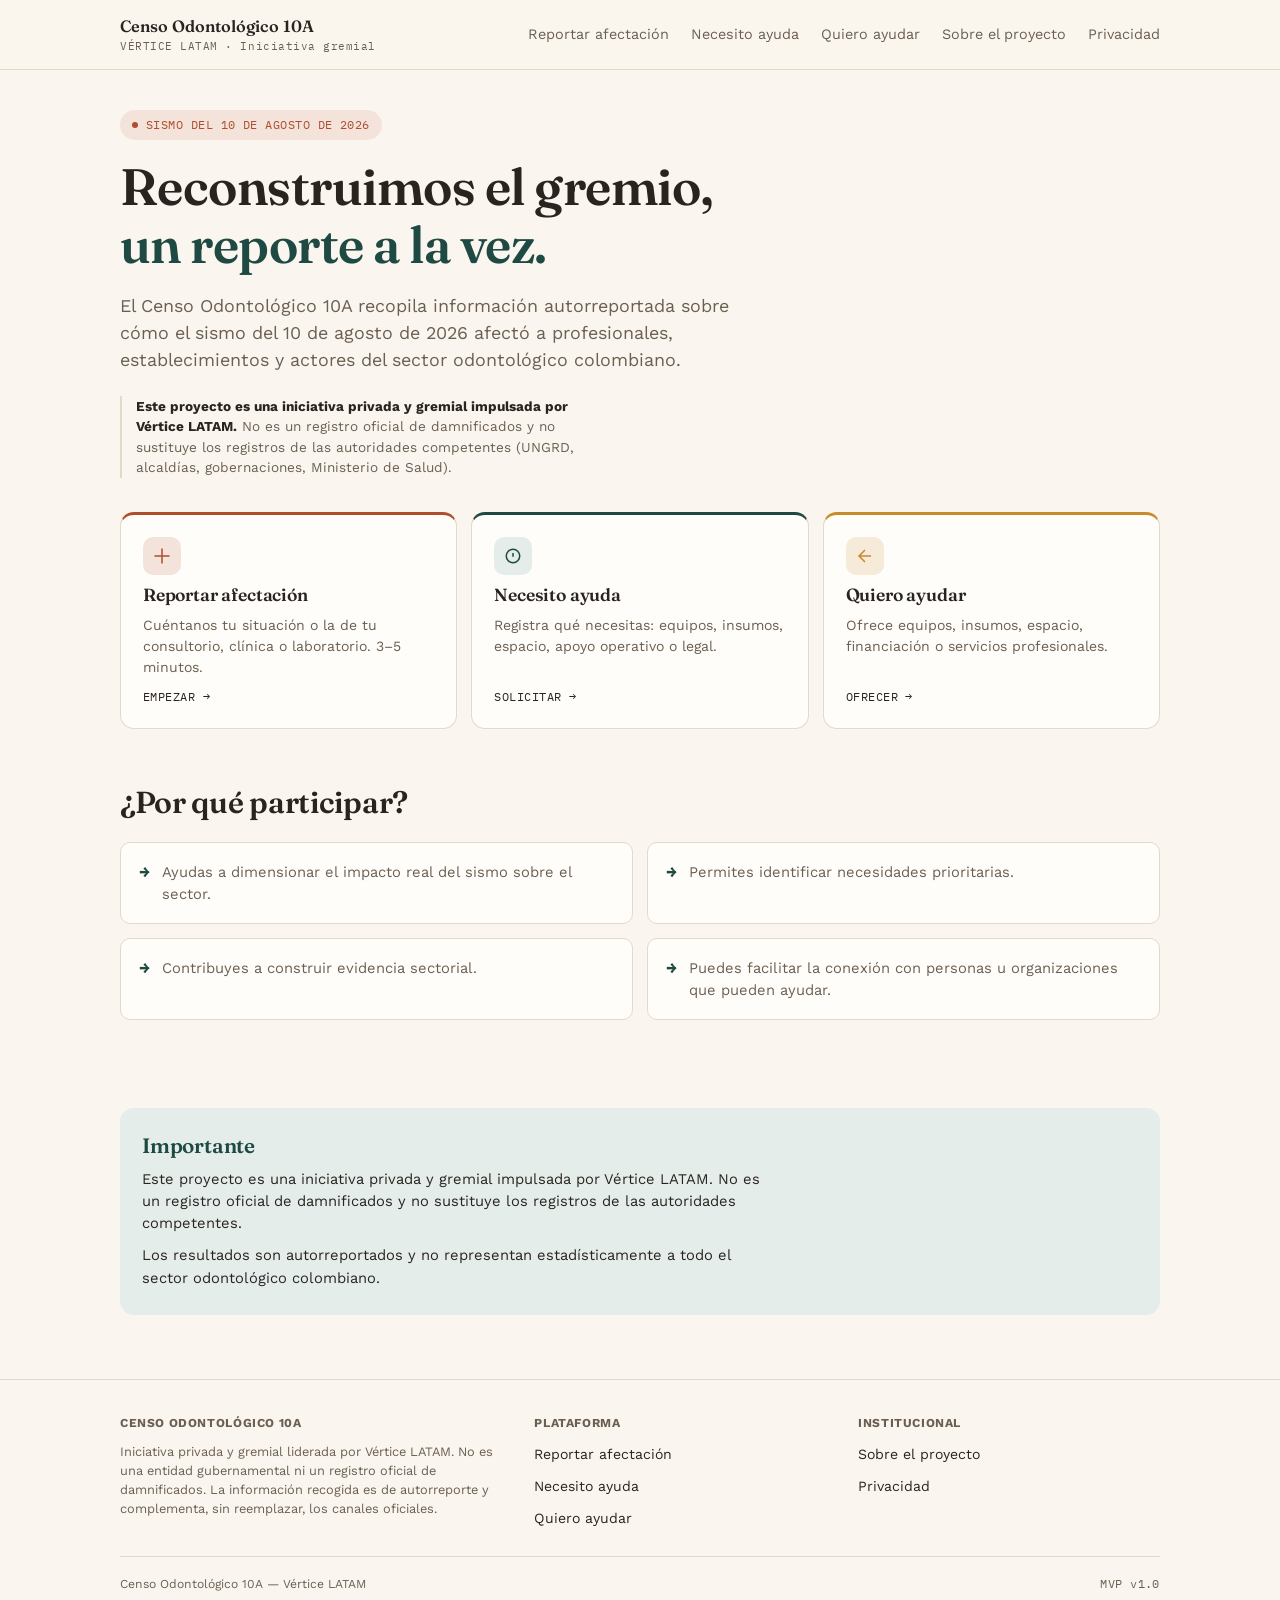
<file: index.html>
<!DOCTYPE html>
<html lang="es">
<head>
<meta charset="UTF-8">
<meta name="viewport" content="width=device-width, initial-scale=1.0">
<title>Censo Odontológico 10A</title>
<meta name="description" content="Sistema de caracterización del impacto y recuperación del sector odontológico colombiano tras el sismo del 10 de agosto de 2026. Iniciativa privada y gremial de Vértice LATAM.">
<link rel="preconnect" href="https://fonts.googleapis.com">
<link rel="preconnect" href="https://fonts.gstatic.com" crossorigin>
<link href="https://fonts.googleapis.com/css2?family=Fraunces:opsz,wght@9..144,400;9..144,500;9..144,600;9..144,700&family=Work+Sans:wght@400;500;600;700&family=IBM+Plex+Mono:wght@400;500;600&display=swap" rel="stylesheet">
<link rel="stylesheet" href="css/reset.css">
<link rel="stylesheet" href="css/styles.css">
</head>
<body>
<a class="skip-link" href="#main">Saltar al contenido</a>

<nav class="site-nav" aria-label="Navegación principal">
  <div class="site-nav-inner">
    <a class="brand" href="index.html">
      <span class="brand-name">Censo Odontológico 10A</span>
      <span class="brand-tag mono">VÉRTICE LATAM · Iniciativa gremial</span>
    </a>
    <div class="nav-links" id="navLinks">
      <a href="reportar-afectacion.html">Reportar afectación</a>
      <a href="necesito-ayuda.html">Necesito ayuda</a>
      <a href="quiero-ayudar.html">Quiero ayudar</a>
      <a href="sobre-el-proyecto.html">Sobre el proyecto</a>
      <a href="privacidad.html">Privacidad</a>
    </div>
    <button class="menu-btn mono" aria-label="Abrir menú" aria-expanded="false">≡ MENÚ</button>
  </div>
</nav>

<main id="main">
  <div class="wrap">
    <section class="hero">
      <span class="eyebrow mono"><span class="eyebrow-dot" aria-hidden="true"></span>SISMO DEL 10 DE AGOSTO DE 2026</span>

      <h1>Reconstruimos el gremio, <span class="accent">un reporte a la vez.</span></h1>

      <p class="lede">
        El Censo Odontológico 10A recopila información autorreportada sobre cómo el sismo del
        10 de agosto de 2026 afectó a profesionales, establecimientos y actores del sector
        odontológico colombiano.
      </p>

      <p class="disclaimer">
        <strong>Este proyecto es una iniciativa privada y gremial impulsada por Vértice LATAM.</strong>
        No es un registro oficial de damnificados y no sustituye los registros de las autoridades
        competentes (UNGRD, alcaldías, gobernaciones, Ministerio de Salud).
      </p>

      <div class="actions">
        <a class="action-card report" href="reportar-afectacion.html">
          <div class="icon" aria-hidden="true">
            <svg width="18" height="18" viewBox="0 0 24 24" fill="none" stroke="currentColor" stroke-width="2"><path d="M12 2v20M2 12h20"/></svg>
          </div>
          <h3>Reportar afectación</h3>
          <p>Cuéntanos tu situación o la de tu consultorio, clínica o laboratorio. 3–5 minutos.</p>
          <span class="go mono">EMPEZAR →</span>
        </a>
        <a class="action-card need" href="necesito-ayuda.html">
          <div class="icon" aria-hidden="true">
            <svg width="18" height="18" viewBox="0 0 24 24" fill="none" stroke="currentColor" stroke-width="2"><circle cx="12" cy="12" r="9"/><path d="M12 8v5M12 16h.01"/></svg>
          </div>
          <h3>Necesito ayuda</h3>
          <p>Registra qué necesitas: equipos, insumos, espacio, apoyo operativo o legal.</p>
          <span class="go mono">SOLICITAR →</span>
        </a>
        <a class="action-card give" href="quiero-ayudar.html">
          <div class="icon" aria-hidden="true">
            <svg width="18" height="18" viewBox="0 0 24 24" fill="none" stroke="currentColor" stroke-width="2"><path d="M20 12H4M12 4l-8 8 8 8"/></svg>
          </div>
          <h3>Quiero ayudar</h3>
          <p>Ofrece equipos, insumos, espacio, financiación o servicios profesionales.</p>
          <span class="go mono">OFRECER →</span>
        </a>
      </div>
    </section>

    <section id="por-que-participar">
      <div class="section-head">
        <h2>¿Por qué participar?</h2>
      </div>
      <div class="reason-grid">
        <div class="reason-card"><span class="bullet">→</span><span>Ayudas a dimensionar el impacto real del sismo sobre el sector.</span></div>
        <div class="reason-card"><span class="bullet">→</span><span>Permites identificar necesidades prioritarias.</span></div>
        <div class="reason-card"><span class="bullet">→</span><span>Contribuyes a construir evidencia sectorial.</span></div>
        <div class="reason-card"><span class="bullet">→</span><span>Puedes facilitar la conexión con personas u organizaciones que pueden ayudar.</span></div>
      </div>
    </section>

    <section id="transparencia">
      <div class="transparency-box">
        <h2>Importante</h2>
        <p>
          Este proyecto es una iniciativa privada y gremial impulsada por Vértice LATAM.
          No es un registro oficial de damnificados y no sustituye los registros de las
          autoridades competentes.
        </p>
        <p>
          Los resultados son autorreportados y no representan estadísticamente a todo el
          sector odontológico colombiano.
        </p>
      </div>
    </section>
  </div>
</main>

<footer>
  <div class="wrap">
    <div class="foot-grid">
      <div>
        <h4>Censo Odontológico 10A</h4>
        <p class="foot-disclaimer">
          Iniciativa privada y gremial liderada por Vértice LATAM. No es una entidad
          gubernamental ni un registro oficial de damnificados. La información recogida
          es de autorreporte y complementa, sin reemplazar, los canales oficiales.
        </p>
      </div>
      <div>
        <h4>Plataforma</h4>
        <ul>
          <li><a href="reportar-afectacion.html">Reportar afectación</a></li>
          <li><a href="necesito-ayuda.html">Necesito ayuda</a></li>
          <li><a href="quiero-ayudar.html">Quiero ayudar</a></li>
        </ul>
      </div>
      <div>
        <h4>Institucional</h4>
        <ul>
          <li><a href="sobre-el-proyecto.html">Sobre el proyecto</a></li>
          <li><a href="privacidad.html">Privacidad</a></li>
        </ul>
      </div>
    </div>
    <div class="foot-bottom">
      <span>Censo Odontológico 10A — Vértice LATAM</span>
      <span class="mono">MVP v1.0</span>
    </div>
  </div>
</footer>

<script src="js/app.js"></script>
</body>
</html>
</file>
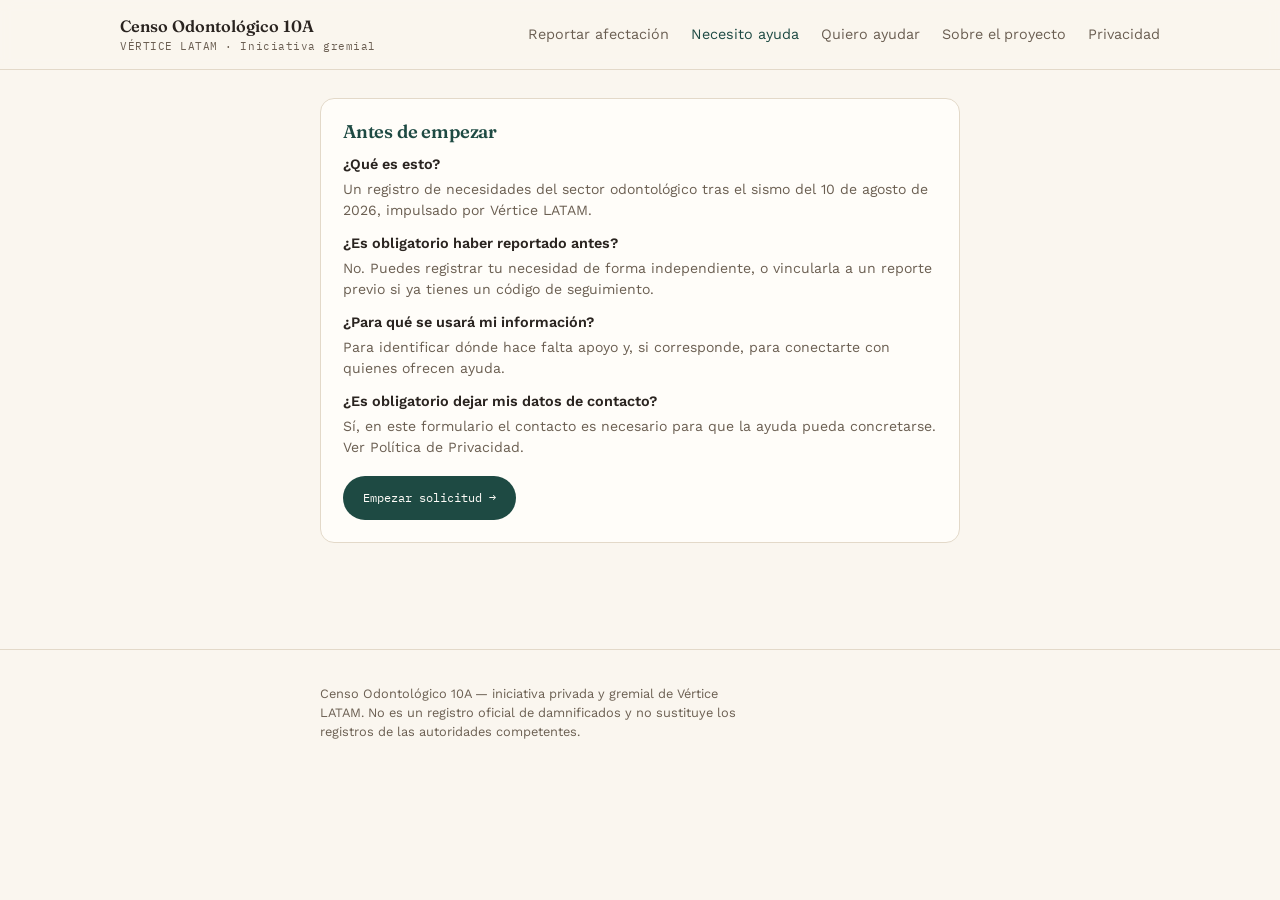
<file: necesito-ayuda.html>
<!DOCTYPE html>
<html lang="es">
<head>
<meta charset="UTF-8">
<meta name="viewport" content="width=device-width, initial-scale=1.0">
<title>Necesito ayuda — Censo Odontológico 10A</title>
<meta name="description" content="Registra qué tipo de ayuda necesitas: equipos, insumos, espacio, apoyo operativo, legal o de otro tipo.">
<link rel="preconnect" href="https://fonts.googleapis.com">
<link rel="preconnect" href="https://fonts.gstatic.com" crossorigin>
<link href="https://fonts.googleapis.com/css2?family=Fraunces:opsz,wght@9..144,400;9..144,500;9..144,600;9..144,700&family=Work+Sans:wght@400;500;600;700&family=IBM+Plex+Mono:wght@400;500;600&display=swap" rel="stylesheet">
<link rel="stylesheet" href="css/reset.css">
<link rel="stylesheet" href="css/styles.css">
<link rel="stylesheet" href="css/forms.css">
</head>
<body>
<a class="skip-link" href="#main">Saltar al contenido</a>

<nav class="site-nav" aria-label="Navegación principal">
  <div class="site-nav-inner">
    <a class="brand" href="index.html">
      <span class="brand-name">Censo Odontológico 10A</span>
      <span class="brand-tag mono">VÉRTICE LATAM · Iniciativa gremial</span>
    </a>
    <div class="nav-links" id="navLinks">
      <a href="reportar-afectacion.html">Reportar afectación</a>
      <a href="necesito-ayuda.html" aria-current="page">Necesito ayuda</a>
      <a href="quiero-ayudar.html">Quiero ayudar</a>
      <a href="sobre-el-proyecto.html">Sobre el proyecto</a>
      <a href="privacidad.html">Privacidad</a>
    </div>
    <button class="menu-btn mono" aria-label="Abrir menú" aria-expanded="false">≡ MENÚ</button>
  </div>
</nav>

<main id="main" class="form-main">
  <div class="wrap-narrow">

    <div class="trust-box" id="trustBox">
      <h2>Antes de empezar</h2>
      <dl>
        <dt>¿Qué es esto?</dt>
        <dd>Un registro de necesidades del sector odontológico tras el sismo del 10 de agosto de 2026, impulsado por Vértice LATAM.</dd>
        <dt>¿Es obligatorio haber reportado antes?</dt>
        <dd>No. Puedes registrar tu necesidad de forma independiente, o vincularla a un reporte previo si ya tienes un código de seguimiento.</dd>
        <dt>¿Para qué se usará mi información?</dt>
        <dd>Para identificar dónde hace falta apoyo y, si corresponde, para conectarte con quienes ofrecen ayuda.</dd>
        <dt>¿Es obligatorio dejar mis datos de contacto?</dt>
        <dd>Sí, en este formulario el contacto es necesario para que la ayuda pueda concretarse. Ver <a href="privacidad.html">Política de Privacidad</a>.</dd>
      </dl>
      <button type="button" class="btn btn-primary" id="startBtn">Empezar solicitud →</button>
    </div>

    <div id="formArea" hidden>
      <div class="progress-shell">
        <div class="progress-meta">
          <span class="mono" id="stepLabel">Paso 1 de —</span>
          <span id="stepSection">Necesito ayuda</span>
        </div>
        <div class="progress-track"><div class="progress-fill" id="progressFill"></div></div>
      </div>
      <div id="formRoot"></div>
    </div>

  </div>
</main>

<footer>
  <div class="wrap-narrow">
    <p class="foot-disclaimer">
      Censo Odontológico 10A — iniciativa privada y gremial de Vértice LATAM. No es un registro
      oficial de damnificados y no sustituye los registros de las autoridades competentes.
    </p>
  </div>
</footer>

<script src="js/catalogos.js"></script>
<script src="js/app.js"></script>
<script src="js/api.js"></script>
<script src="js/formulario-ayuda.js"></script>
<script>
  document.getElementById("startBtn").addEventListener("click", function () {
    document.getElementById("trustBox").hidden = true;
    document.getElementById("formArea").hidden = false;
    document.getElementById("formArea").scrollIntoView({ behavior: "smooth", block: "start" });
  });
</script>
</body>
</html>
</file>
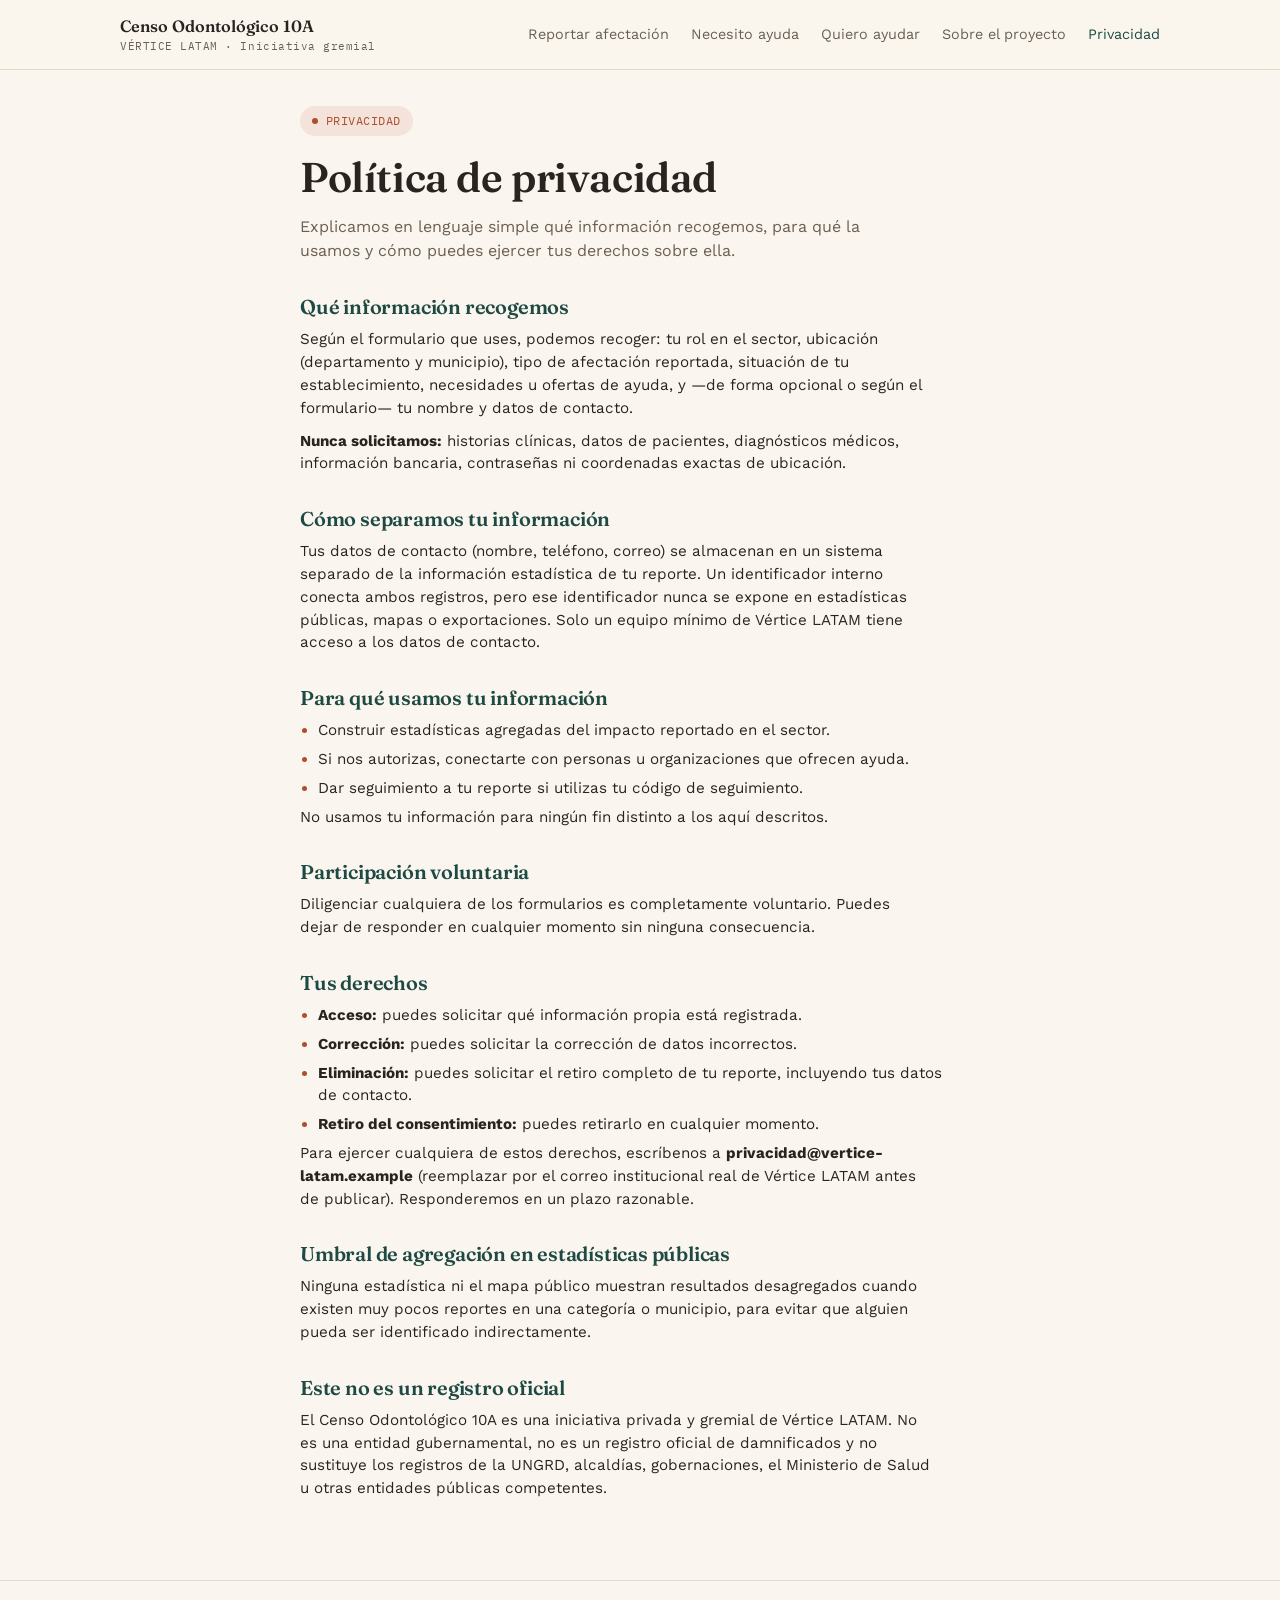
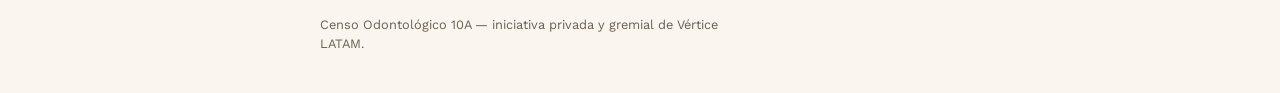
<file: privacidad.html>
<!DOCTYPE html>
<html lang="es">
<head>
<meta charset="UTF-8">
<meta name="viewport" content="width=device-width, initial-scale=1.0">
<title>Privacidad — Censo Odontológico 10A</title>
<meta name="description" content="Política de privacidad y protección de datos del Censo Odontológico 10A.">
<link rel="preconnect" href="https://fonts.googleapis.com">
<link rel="preconnect" href="https://fonts.gstatic.com" crossorigin>
<link href="https://fonts.googleapis.com/css2?family=Fraunces:opsz,wght@9..144,400;9..144,500;9..144,600;9..144,700&family=Work+Sans:wght@400;500;600;700&family=IBM+Plex+Mono:wght@400;500;600&display=swap" rel="stylesheet">
<link rel="stylesheet" href="css/reset.css">
<link rel="stylesheet" href="css/styles.css">
</head>
<body>
<a class="skip-link" href="#main">Saltar al contenido</a>

<nav class="site-nav" aria-label="Navegación principal">
  <div class="site-nav-inner">
    <a class="brand" href="index.html">
      <span class="brand-name">Censo Odontológico 10A</span>
      <span class="brand-tag mono">VÉRTICE LATAM · Iniciativa gremial</span>
    </a>
    <div class="nav-links" id="navLinks">
      <a href="reportar-afectacion.html">Reportar afectación</a>
      <a href="necesito-ayuda.html">Necesito ayuda</a>
      <a href="quiero-ayudar.html">Quiero ayudar</a>
      <a href="sobre-el-proyecto.html">Sobre el proyecto</a>
      <a href="privacidad.html" aria-current="page">Privacidad</a>
    </div>
    <button class="menu-btn mono" aria-label="Abrir menú" aria-expanded="false">≡ MENÚ</button>
  </div>
</nav>

<main id="main">
  <div class="wrap-narrow content-page" style="padding:36px 0 60px;">
    <span class="eyebrow mono"><span class="eyebrow-dot" aria-hidden="true"></span>PRIVACIDAD</span>
    <h1>Política de privacidad</h1>
    <p class="lede">
      Explicamos en lenguaje simple qué información recogemos, para qué la usamos y
      cómo puedes ejercer tus derechos sobre ella.
    </p>

    <div class="content-block">
      <h2>Qué información recogemos</h2>
      <p>
        Según el formulario que uses, podemos recoger: tu rol en el sector, ubicación
        (departamento y municipio), tipo de afectación reportada, situación de tu
        establecimiento, necesidades u ofertas de ayuda, y —de forma opcional o según el
        formulario— tu nombre y datos de contacto.
      </p>
      <p>
        <strong>Nunca solicitamos:</strong> historias clínicas, datos de pacientes,
        diagnósticos médicos, información bancaria, contraseñas ni coordenadas exactas
        de ubicación.
      </p>
    </div>

    <div class="content-block">
      <h2>Cómo separamos tu información</h2>
      <p>
        Tus datos de contacto (nombre, teléfono, correo) se almacenan en un sistema
        separado de la información estadística de tu reporte. Un identificador interno
        conecta ambos registros, pero ese identificador nunca se expone en estadísticas
        públicas, mapas o exportaciones. Solo un equipo mínimo de Vértice LATAM tiene
        acceso a los datos de contacto.
      </p>
    </div>

    <div class="content-block">
      <h2>Para qué usamos tu información</h2>
      <ul>
        <li>Construir estadísticas agregadas del impacto reportado en el sector.</li>
        <li>Si nos autorizas, conectarte con personas u organizaciones que ofrecen ayuda.</li>
        <li>Dar seguimiento a tu reporte si utilizas tu código de seguimiento.</li>
      </ul>
      <p>No usamos tu información para ningún fin distinto a los aquí descritos.</p>
    </div>

    <div class="content-block">
      <h2>Participación voluntaria</h2>
      <p>
        Diligenciar cualquiera de los formularios es completamente voluntario. Puedes
        dejar de responder en cualquier momento sin ninguna consecuencia.
      </p>
    </div>

    <div class="content-block">
      <h2>Tus derechos</h2>
      <ul>
        <li><strong>Acceso:</strong> puedes solicitar qué información propia está registrada.</li>
        <li><strong>Corrección:</strong> puedes solicitar la corrección de datos incorrectos.</li>
        <li><strong>Eliminación:</strong> puedes solicitar el retiro completo de tu reporte, incluyendo tus datos de contacto.</li>
        <li><strong>Retiro del consentimiento:</strong> puedes retirarlo en cualquier momento.</li>
      </ul>
      <p>
        Para ejercer cualquiera de estos derechos, escríbenos a
        <strong>privacidad@vertice-latam.example</strong> (reemplazar por el correo institucional real de Vértice LATAM antes de publicar).
        Responderemos en un plazo razonable.
      </p>
    </div>

    <div class="content-block">
      <h2>Umbral de agregación en estadísticas públicas</h2>
      <p>
        Ninguna estadística ni el mapa público muestran resultados desagregados cuando
        existen muy pocos reportes en una categoría o municipio, para evitar que alguien
        pueda ser identificado indirectamente.
      </p>
    </div>

    <div class="content-block">
      <h2>Este no es un registro oficial</h2>
      <p>
        El Censo Odontológico 10A es una iniciativa privada y gremial de Vértice LATAM.
        No es una entidad gubernamental, no es un registro oficial de damnificados y no
        sustituye los registros de la UNGRD, alcaldías, gobernaciones, el Ministerio de
        Salud u otras entidades públicas competentes.
      </p>
    </div>
  </div>
</main>

<footer>
  <div class="wrap-narrow">
    <p class="foot-disclaimer">
      Censo Odontológico 10A — iniciativa privada y gremial de Vértice LATAM.
    </p>
  </div>
</footer>

<script src="js/app.js"></script>
</body>
</html>
</file>
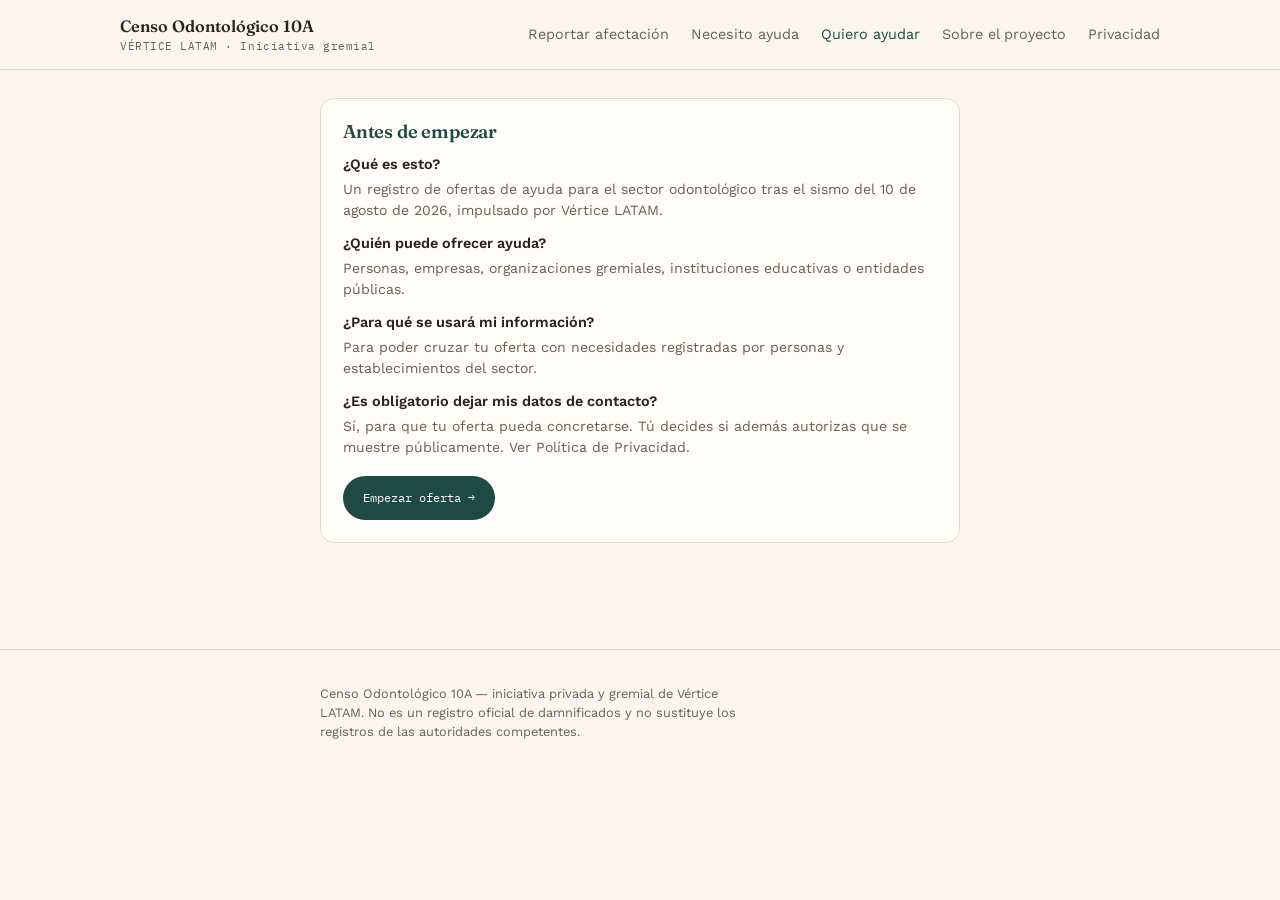
<file: quiero-ayudar.html>
<!DOCTYPE html>
<html lang="es">
<head>
<meta charset="UTF-8">
<meta name="viewport" content="width=device-width, initial-scale=1.0">
<title>Quiero ayudar — Censo Odontológico 10A</title>
<meta name="description" content="Ofrece equipos, insumos, espacio, financiación, servicios profesionales u otro tipo de ayuda al sector odontológico.">
<link rel="preconnect" href="https://fonts.googleapis.com">
<link rel="preconnect" href="https://fonts.gstatic.com" crossorigin>
<link href="https://fonts.googleapis.com/css2?family=Fraunces:opsz,wght@9..144,400;9..144,500;9..144,600;9..144,700&family=Work+Sans:wght@400;500;600;700&family=IBM+Plex+Mono:wght@400;500;600&display=swap" rel="stylesheet">
<link rel="stylesheet" href="css/reset.css">
<link rel="stylesheet" href="css/styles.css">
<link rel="stylesheet" href="css/forms.css">
</head>
<body>
<a class="skip-link" href="#main">Saltar al contenido</a>

<nav class="site-nav" aria-label="Navegación principal">
  <div class="site-nav-inner">
    <a class="brand" href="index.html">
      <span class="brand-name">Censo Odontológico 10A</span>
      <span class="brand-tag mono">VÉRTICE LATAM · Iniciativa gremial</span>
    </a>
    <div class="nav-links" id="navLinks">
      <a href="reportar-afectacion.html">Reportar afectación</a>
      <a href="necesito-ayuda.html">Necesito ayuda</a>
      <a href="quiero-ayudar.html" aria-current="page">Quiero ayudar</a>
      <a href="sobre-el-proyecto.html">Sobre el proyecto</a>
      <a href="privacidad.html">Privacidad</a>
    </div>
    <button class="menu-btn mono" aria-label="Abrir menú" aria-expanded="false">≡ MENÚ</button>
  </div>
</nav>

<main id="main" class="form-main">
  <div class="wrap-narrow">

    <div class="trust-box" id="trustBox">
      <h2>Antes de empezar</h2>
      <dl>
        <dt>¿Qué es esto?</dt>
        <dd>Un registro de ofertas de ayuda para el sector odontológico tras el sismo del 10 de agosto de 2026, impulsado por Vértice LATAM.</dd>
        <dt>¿Quién puede ofrecer ayuda?</dt>
        <dd>Personas, empresas, organizaciones gremiales, instituciones educativas o entidades públicas.</dd>
        <dt>¿Para qué se usará mi información?</dt>
        <dd>Para poder cruzar tu oferta con necesidades registradas por personas y establecimientos del sector.</dd>
        <dt>¿Es obligatorio dejar mis datos de contacto?</dt>
        <dd>Sí, para que tu oferta pueda concretarse. Tú decides si además autorizas que se muestre públicamente. Ver <a href="privacidad.html">Política de Privacidad</a>.</dd>
      </dl>
      <button type="button" class="btn btn-primary" id="startBtn">Empezar oferta →</button>
    </div>

    <div id="formArea" hidden>
      <div class="progress-shell">
        <div class="progress-meta">
          <span class="mono" id="stepLabel">Paso 1 de —</span>
          <span id="stepSection">Quiero ayudar</span>
        </div>
        <div class="progress-track"><div class="progress-fill" id="progressFill"></div></div>
      </div>
      <div id="formRoot"></div>
    </div>

  </div>
</main>

<footer>
  <div class="wrap-narrow">
    <p class="foot-disclaimer">
      Censo Odontológico 10A — iniciativa privada y gremial de Vértice LATAM. No es un registro
      oficial de damnificados y no sustituye los registros de las autoridades competentes.
    </p>
  </div>
</footer>

<script src="js/catalogos.js"></script>
<script src="js/app.js"></script>
<script src="js/api.js"></script>
<script src="js/formulario-oferta.js"></script>
<script>
  document.getElementById("startBtn").addEventListener("click", function () {
    document.getElementById("trustBox").hidden = true;
    document.getElementById("formArea").hidden = false;
    document.getElementById("formArea").scrollIntoView({ behavior: "smooth", block: "start" });
  });
</script>
</body>
</html>
</file>
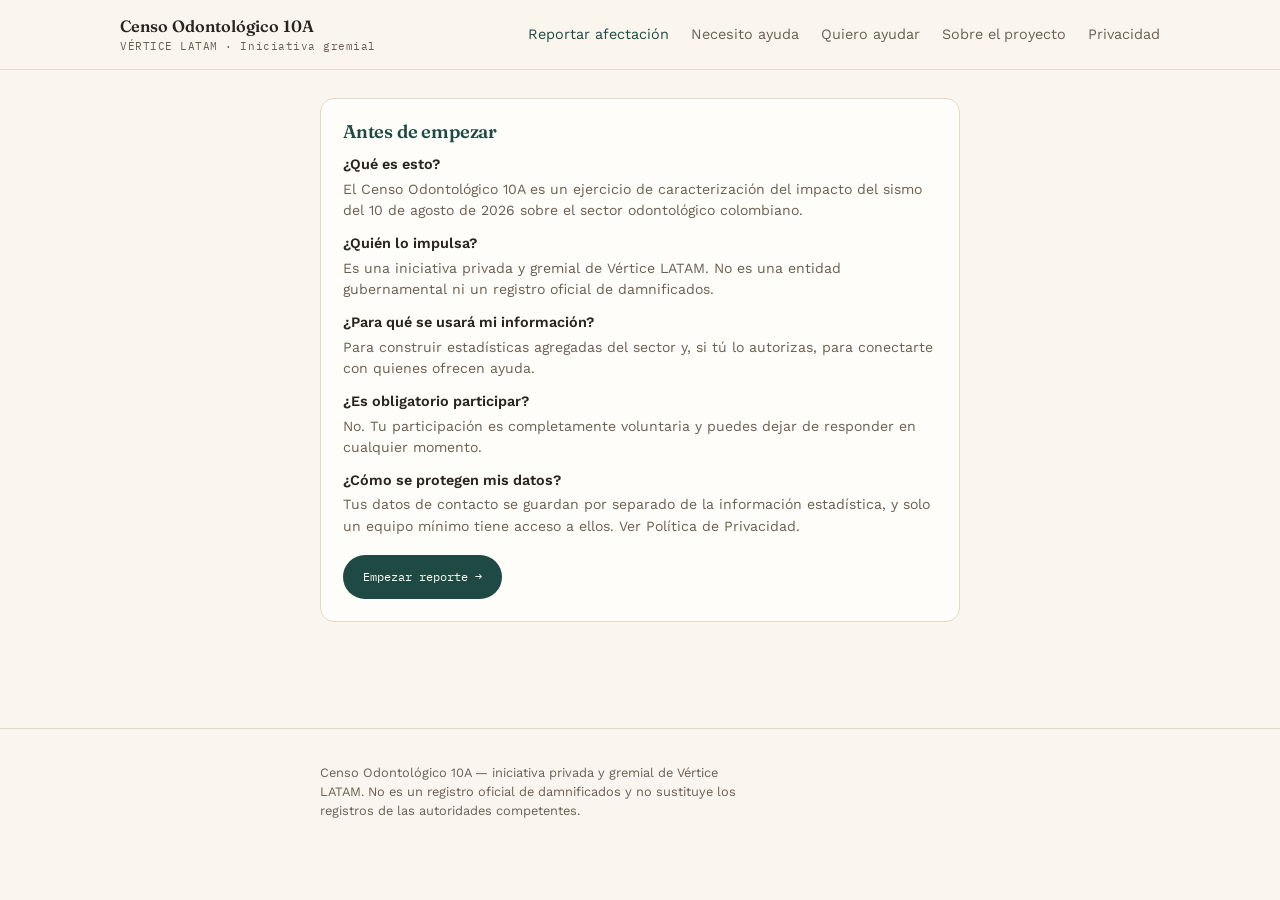
<file: reportar-afectacion.html>
<!DOCTYPE html>
<html lang="es">
<head>
<meta charset="UTF-8">
<meta name="viewport" content="width=device-width, initial-scale=1.0">
<title>Reportar afectación — Censo Odontológico 10A</title>
<meta name="description" content="Reporta cómo el sismo del 10 de agosto de 2026 afectó tu situación personal o tu establecimiento odontológico.">
<link rel="preconnect" href="https://fonts.googleapis.com">
<link rel="preconnect" href="https://fonts.gstatic.com" crossorigin>
<link href="https://fonts.googleapis.com/css2?family=Fraunces:opsz,wght@9..144,400;9..144,500;9..144,600;9..144,700&family=Work+Sans:wght@400;500;600;700&family=IBM+Plex+Mono:wght@400;500;600&display=swap" rel="stylesheet">
<link rel="stylesheet" href="css/reset.css">
<link rel="stylesheet" href="css/styles.css">
<link rel="stylesheet" href="css/forms.css">
</head>
<body>
<a class="skip-link" href="#main">Saltar al contenido</a>

<nav class="site-nav" aria-label="Navegación principal">
  <div class="site-nav-inner">
    <a class="brand" href="index.html">
      <span class="brand-name">Censo Odontológico 10A</span>
      <span class="brand-tag mono">VÉRTICE LATAM · Iniciativa gremial</span>
    </a>
    <div class="nav-links" id="navLinks">
      <a href="reportar-afectacion.html" aria-current="page">Reportar afectación</a>
      <a href="necesito-ayuda.html">Necesito ayuda</a>
      <a href="quiero-ayudar.html">Quiero ayudar</a>
      <a href="sobre-el-proyecto.html">Sobre el proyecto</a>
      <a href="privacidad.html">Privacidad</a>
    </div>
    <button class="menu-btn mono" aria-label="Abrir menú" aria-expanded="false">≡ MENÚ</button>
  </div>
</nav>

<main id="main" class="form-main">
  <div class="wrap-narrow">

    <div class="trust-box" id="trustBox">
      <h2>Antes de empezar</h2>
      <dl>
        <dt>¿Qué es esto?</dt>
        <dd>El Censo Odontológico 10A es un ejercicio de caracterización del impacto del sismo del 10 de agosto de 2026 sobre el sector odontológico colombiano.</dd>
        <dt>¿Quién lo impulsa?</dt>
        <dd>Es una iniciativa privada y gremial de Vértice LATAM. No es una entidad gubernamental ni un registro oficial de damnificados.</dd>
        <dt>¿Para qué se usará mi información?</dt>
        <dd>Para construir estadísticas agregadas del sector y, si tú lo autorizas, para conectarte con quienes ofrecen ayuda.</dd>
        <dt>¿Es obligatorio participar?</dt>
        <dd>No. Tu participación es completamente voluntaria y puedes dejar de responder en cualquier momento.</dd>
        <dt>¿Cómo se protegen mis datos?</dt>
        <dd>Tus datos de contacto se guardan por separado de la información estadística, y solo un equipo mínimo tiene acceso a ellos. Ver <a href="privacidad.html">Política de Privacidad</a>.</dd>
      </dl>
      <button type="button" class="btn btn-primary" id="startBtn">Empezar reporte →</button>
    </div>

    <div id="formArea" hidden>
      <div class="progress-shell">
        <div class="progress-meta">
          <span class="mono" id="stepLabel">Paso 1 de —</span>
          <span id="stepSection">Identificación</span>
        </div>
        <div class="progress-track"><div class="progress-fill" id="progressFill"></div></div>
      </div>
      <div id="formRoot"></div>
    </div>

  </div>
</main>

<footer>
  <div class="wrap-narrow">
    <p class="foot-disclaimer">
      Censo Odontológico 10A — iniciativa privada y gremial de Vértice LATAM. No es un registro
      oficial de damnificados y no sustituye los registros de las autoridades competentes.
    </p>
  </div>
</footer>

<script src="js/catalogos.js"></script>
<script src="js/app.js"></script>
<script src="js/api.js"></script>
<script src="js/formulario-afectacion.js"></script>
<script>
  // El formulario se construye oculto (formulario-afectacion.js ya llamó a render());
  // solo lo mostramos cuando el usuario confirma que leyó el bloque de confianza.
  document.getElementById("startBtn").addEventListener("click", function () {
    document.getElementById("trustBox").hidden = true;
    document.getElementById("formArea").hidden = false;
    document.getElementById("formArea").scrollIntoView({ behavior: "smooth", block: "start" });
  });
</script>
</body>
</html>
</file>
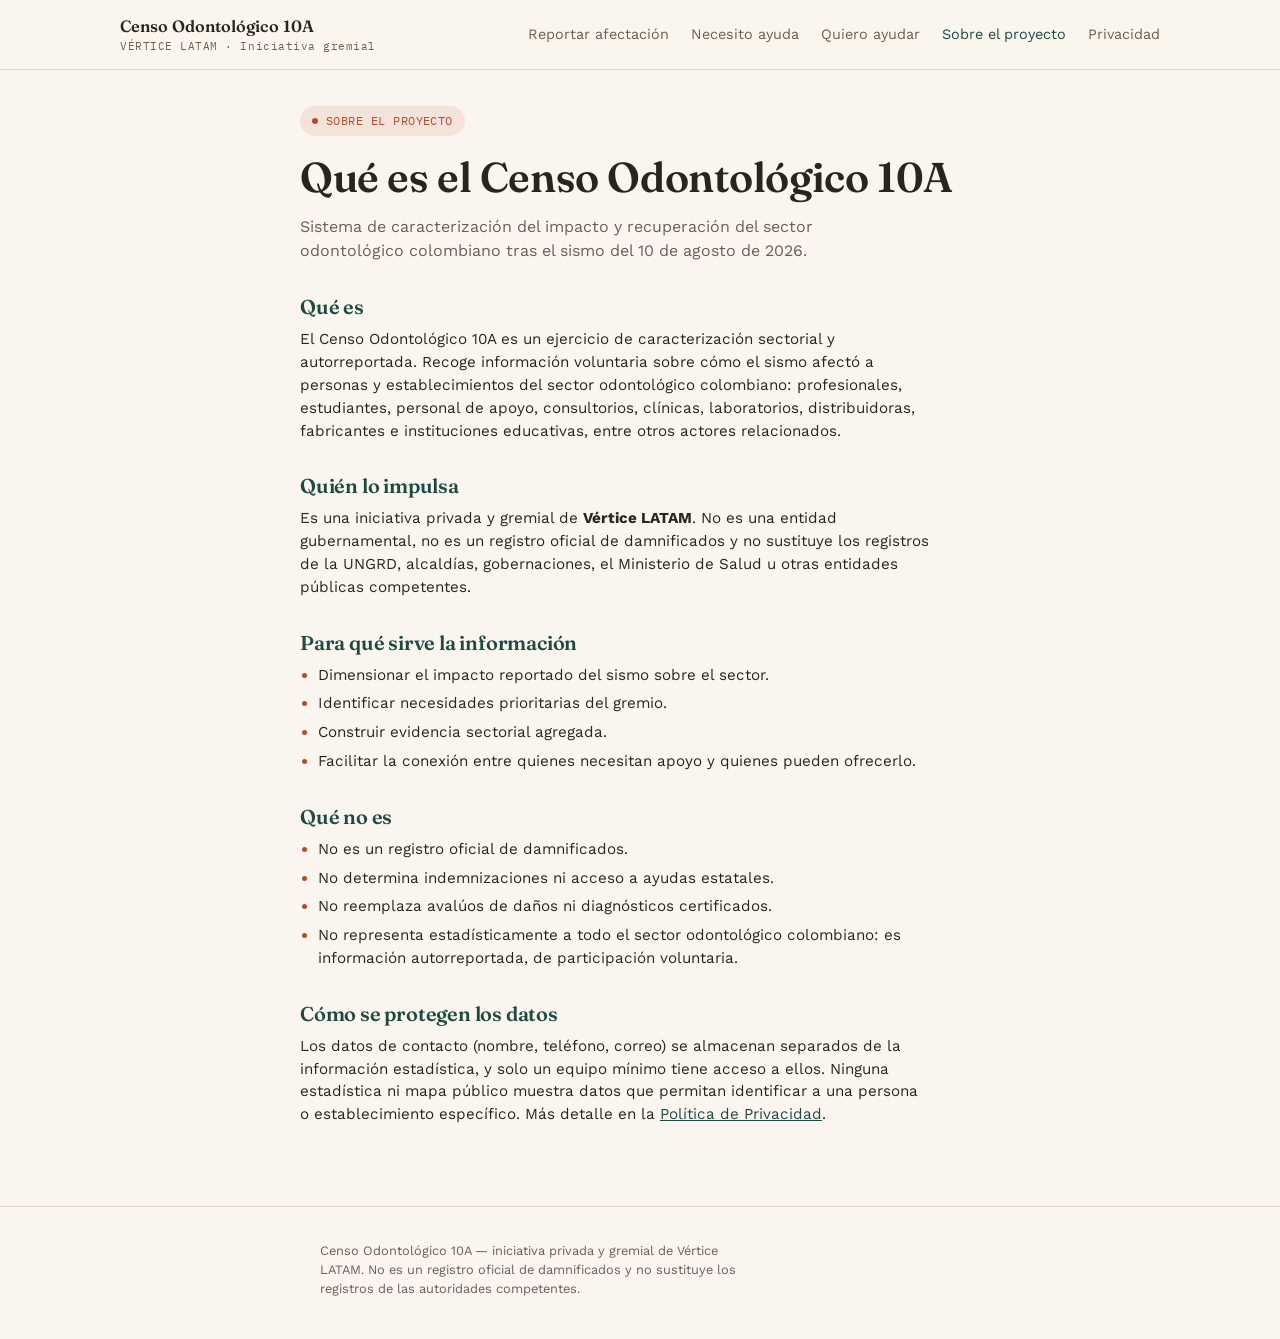
<file: sobre-el-proyecto.html>
<!DOCTYPE html>
<html lang="es">
<head>
<meta charset="UTF-8">
<meta name="viewport" content="width=device-width, initial-scale=1.0">
<title>Sobre el proyecto — Censo Odontológico 10A</title>
<meta name="description" content="Qué es el Censo Odontológico 10A, quién lo impulsa y qué no pretende ser.">
<link rel="preconnect" href="https://fonts.googleapis.com">
<link rel="preconnect" href="https://fonts.gstatic.com" crossorigin>
<link href="https://fonts.googleapis.com/css2?family=Fraunces:opsz,wght@9..144,400;9..144,500;9..144,600;9..144,700&family=Work+Sans:wght@400;500;600;700&family=IBM+Plex+Mono:wght@400;500;600&display=swap" rel="stylesheet">
<link rel="stylesheet" href="css/reset.css">
<link rel="stylesheet" href="css/styles.css">
</head>
<body>
<a class="skip-link" href="#main">Saltar al contenido</a>

<nav class="site-nav" aria-label="Navegación principal">
  <div class="site-nav-inner">
    <a class="brand" href="index.html">
      <span class="brand-name">Censo Odontológico 10A</span>
      <span class="brand-tag mono">VÉRTICE LATAM · Iniciativa gremial</span>
    </a>
    <div class="nav-links" id="navLinks">
      <a href="reportar-afectacion.html">Reportar afectación</a>
      <a href="necesito-ayuda.html">Necesito ayuda</a>
      <a href="quiero-ayudar.html">Quiero ayudar</a>
      <a href="sobre-el-proyecto.html" aria-current="page">Sobre el proyecto</a>
      <a href="privacidad.html">Privacidad</a>
    </div>
    <button class="menu-btn mono" aria-label="Abrir menú" aria-expanded="false">≡ MENÚ</button>
  </div>
</nav>

<main id="main">
  <div class="wrap-narrow content-page" style="padding:36px 0 60px;">
    <span class="eyebrow mono"><span class="eyebrow-dot" aria-hidden="true"></span>SOBRE EL PROYECTO</span>
    <h1>Qué es el Censo Odontológico 10A</h1>
    <p class="lede">
      Sistema de caracterización del impacto y recuperación del sector odontológico
      colombiano tras el sismo del 10 de agosto de 2026.
    </p>

    <div class="content-block">
      <h2>Qué es</h2>
      <p>
        El Censo Odontológico 10A es un ejercicio de caracterización sectorial y autorreportada.
        Recoge información voluntaria sobre cómo el sismo afectó a personas y establecimientos
        del sector odontológico colombiano: profesionales, estudiantes, personal de apoyo,
        consultorios, clínicas, laboratorios, distribuidoras, fabricantes e instituciones
        educativas, entre otros actores relacionados.
      </p>
    </div>

    <div class="content-block">
      <h2>Quién lo impulsa</h2>
      <p>
        Es una iniciativa privada y gremial de <strong>Vértice LATAM</strong>. No es una entidad
        gubernamental, no es un registro oficial de damnificados y no sustituye los registros
        de la UNGRD, alcaldías, gobernaciones, el Ministerio de Salud u otras entidades
        públicas competentes.
      </p>
    </div>

    <div class="content-block">
      <h2>Para qué sirve la información</h2>
      <ul>
        <li>Dimensionar el impacto reportado del sismo sobre el sector.</li>
        <li>Identificar necesidades prioritarias del gremio.</li>
        <li>Construir evidencia sectorial agregada.</li>
        <li>Facilitar la conexión entre quienes necesitan apoyo y quienes pueden ofrecerlo.</li>
      </ul>
    </div>

    <div class="content-block">
      <h2>Qué no es</h2>
      <ul>
        <li>No es un registro oficial de damnificados.</li>
        <li>No determina indemnizaciones ni acceso a ayudas estatales.</li>
        <li>No reemplaza avalúos de daños ni diagnósticos certificados.</li>
        <li>No representa estadísticamente a todo el sector odontológico colombiano: es información autorreportada, de participación voluntaria.</li>
      </ul>
    </div>

    <div class="content-block">
      <h2>Cómo se protegen los datos</h2>
      <p>
        Los datos de contacto (nombre, teléfono, correo) se almacenan separados de la
        información estadística, y solo un equipo mínimo tiene acceso a ellos. Ninguna
        estadística ni mapa público muestra datos que permitan identificar a una persona
        o establecimiento específico. Más detalle en la <a href="privacidad.html" style="color:var(--teal); text-decoration:underline;">Política de Privacidad</a>.
      </p>
    </div>
  </div>
</main>

<footer>
  <div class="wrap-narrow">
    <p class="foot-disclaimer">
      Censo Odontológico 10A — iniciativa privada y gremial de Vértice LATAM. No es un registro
      oficial de damnificados y no sustituye los registros de las autoridades competentes.
    </p>
  </div>
</footer>

<script src="js/app.js"></script>
</body>
</html>
</file>
<file: css/styles.css>
/* ==========================================================
   CENSO ODONTOLÓGICO 10A — styles.css
   Sistema de diseño: editorial, cálido, gremial-profesional.
   No busca parecer una página gubernamental.
   ========================================================== */

:root {
  --bg: #FAF6EF;
  --paper: #FFFDF9;
  --ink: #2A2420;
  --ink-soft: #6B5F52;
  --teal: #1E4A43;
  --teal-soft: #E4EDE9;
  --brick: #B04E2C;
  --brick-soft: #F3E3DA;
  --gold: #C98A2C;
  --gold-soft: #F5EBD8;
  --line: #E3D9C9;
  --error: #A23B2E;
  --radius: 14px;
  --radius-sm: 10px;
  --max-w: 1080px;
  --max-w-narrow: 680px;
}

body {
  background: var(--bg);
  color: var(--ink);
  font-family: 'Work Sans', -apple-system, BlinkMacSystemFont, sans-serif;
}

h1, h2, h3 {
  font-family: 'Fraunces', Georgia, serif;
  font-weight: 600;
  line-height: 1.15;
  letter-spacing: -0.01em;
}

.mono {
  font-family: 'IBM Plex Mono', ui-monospace, monospace;
  letter-spacing: 0.04em;
}

:focus-visible {
  outline: 3px solid var(--teal);
  outline-offset: 3px;
  border-radius: 4px;
}

.skip-link {
  position: absolute;
  left: -9999px;
  top: 0;
  background: var(--teal);
  color: var(--paper);
  padding: 10px 16px;
  border-radius: 0 0 8px 0;
  z-index: 100;
}
.skip-link:focus {
  left: 0;
}

.wrap {
  max-width: var(--max-w);
  margin: 0 auto;
  padding: 0 20px;
}
.wrap-narrow {
  max-width: var(--max-w-narrow);
  margin: 0 auto;
  padding: 0 20px;
}

/* ---------- NAV ---------- */
.site-nav {
  position: sticky;
  top: 0;
  z-index: 40;
  background: rgba(250, 246, 239, 0.94);
  backdrop-filter: blur(6px);
  border-bottom: 1px solid var(--line);
}
.site-nav-inner {
  display: flex;
  align-items: center;
  justify-content: space-between;
  padding: 14px 20px;
  max-width: var(--max-w);
  margin: 0 auto;
}
.brand {
  display: flex;
  flex-direction: column;
  gap: 1px;
  text-decoration: none;
}
.brand-name {
  font-family: 'Fraunces', serif;
  font-weight: 600;
  font-size: 1.02rem;
  color: var(--ink);
}
.brand-tag {
  font-size: 0.66rem;
  color: var(--ink-soft);
  letter-spacing: 0.05em;
}
.nav-links {
  display: none;
  gap: 22px;
  font-size: 0.9rem;
}
@media (min-width: 780px) {
  .nav-links { display: flex; }
}
.nav-links a {
  color: var(--ink-soft);
  transition: color 0.15s ease;
}
.nav-links a:hover, .nav-links a[aria-current="page"] {
  color: var(--teal);
}
.menu-btn {
  display: flex;
  align-items: center;
  gap: 6px;
  border: 1px solid var(--line);
  padding: 8px 12px;
  border-radius: 8px;
  font-size: 0.75rem;
}
@media (min-width: 780px) {
  .menu-btn { display: none; }
}
.nav-links.open {
  display: flex;
  flex-direction: column;
  position: absolute;
  top: 58px;
  right: 20px;
  background: var(--paper);
  border: 1px solid var(--line);
  border-radius: 10px;
  padding: 14px 18px;
  gap: 12px;
}

/* ---------- HERO ---------- */
.hero {
  padding: 40px 0 12px;
}
.eyebrow {
  display: inline-flex;
  align-items: center;
  gap: 8px;
  font-size: 0.72rem;
  color: var(--brick);
  background: var(--brick-soft);
  padding: 6px 12px;
  border-radius: 999px;
  margin-bottom: 18px;
}
.eyebrow-dot {
  width: 6px;
  height: 6px;
  border-radius: 50%;
  background: var(--brick);
}
.hero h1 {
  font-size: clamp(2rem, 5.2vw, 3.2rem);
  max-width: 18ch;
}
.hero .accent { color: var(--teal); }
.hero p.lede {
  margin-top: 18px;
  font-size: clamp(1rem, 1.6vw, 1.12rem);
  color: var(--ink-soft);
  max-width: 58ch;
}

.disclaimer {
  margin-top: 22px;
  font-size: 0.85rem;
  color: var(--ink-soft);
  border-left: 2px solid var(--line);
  padding-left: 14px;
  max-width: 60ch;
}
.disclaimer strong { color: var(--ink); }

/* ---------- ACTION CARDS ---------- */
.actions {
  display: grid;
  grid-template-columns: 1fr;
  gap: 14px;
  margin-top: 34px;
}
@media (min-width: 700px) {
  .actions { grid-template-columns: repeat(3, 1fr); }
}
.action-card {
  background: var(--paper);
  border: 1px solid var(--line);
  border-radius: var(--radius);
  padding: 22px;
  display: flex;
  flex-direction: column;
  gap: 10px;
  transition: transform 0.18s ease, box-shadow 0.18s ease;
  min-height: 44px;
}
.action-card:hover, .action-card:focus-visible {
  transform: translateY(-3px);
  box-shadow: 0 10px 24px -12px rgba(42, 36, 32, 0.25);
}
.action-card .icon {
  width: 38px;
  height: 38px;
  border-radius: 10px;
  display: flex;
  align-items: center;
  justify-content: center;
}
.action-card.report { border-top: 3px solid var(--brick); }
.action-card.report .icon { background: var(--brick-soft); color: var(--brick); }
.action-card.need { border-top: 3px solid var(--teal); }
.action-card.need .icon { background: var(--teal-soft); color: var(--teal); }
.action-card.give { border-top: 3px solid var(--gold); }
.action-card.give .icon { background: var(--gold-soft); color: var(--gold); }
.action-card h3 { font-size: 1.1rem; }
.action-card p { font-size: 0.88rem; color: var(--ink-soft); }
.action-card .go {
  margin-top: auto;
  font-family: 'IBM Plex Mono', monospace;
  font-size: 0.75rem;
}

/* ---------- SECTIONS ---------- */
section { padding: 44px 0; }
.section-head { margin-bottom: 22px; }
.section-head h2 { font-size: clamp(1.4rem, 3vw, 1.9rem); }

.reason-grid {
  display: grid;
  gap: 14px;
  margin-top: 18px;
}
@media (min-width: 700px) {
  .reason-grid { grid-template-columns: repeat(2, 1fr); }
}
.reason-card {
  background: var(--paper);
  border: 1px solid var(--line);
  border-radius: var(--radius-sm);
  padding: 18px;
  font-size: 0.92rem;
  color: var(--ink-soft);
  display: flex;
  gap: 12px;
}
.reason-card .bullet {
  color: var(--teal);
  font-weight: 700;
  flex-shrink: 0;
}

.transparency-box {
  background: var(--teal-soft);
  border-radius: var(--radius);
  padding: 26px 22px;
}
.transparency-box h2 {
  color: var(--teal);
  font-size: 1.3rem;
}
.transparency-box p {
  margin-top: 10px;
  font-size: 0.92rem;
  color: var(--ink);
  max-width: 70ch;
}

/* ---------- STATIC CONTENT PAGES ---------- */
.content-page h1 {
  font-size: clamp(1.8rem, 4.4vw, 2.6rem);
  max-width: 24ch;
}
.content-page .lede {
  margin-top: 14px;
  color: var(--ink-soft);
  max-width: 62ch;
}
.content-block {
  margin-top: 32px;
}
.content-block h2 {
  font-size: 1.25rem;
  color: var(--teal);
  margin-bottom: 10px;
}
.content-block p, .content-block li {
  color: var(--ink);
  font-size: 0.95rem;
  max-width: 70ch;
}
.content-block p + p { margin-top: 10px; }
.content-block ul { margin-top: 8px; padding-left: 18px; }
.content-block li { list-style: disc; margin-bottom: 6px; }
.content-block li::marker { color: var(--brick); }

/* ---------- FOOTER ---------- */
footer {
  border-top: 1px solid var(--line);
  padding: 34px 0 40px;
  margin-top: 20px;
}
.foot-grid { display: grid; gap: 22px; }
@media (min-width: 700px) {
  .foot-grid { grid-template-columns: 1.3fr 1fr 1fr; }
}
footer h4 {
  font-size: 0.76rem;
  letter-spacing: 0.05em;
  color: var(--ink-soft);
  margin-bottom: 10px;
  text-transform: uppercase;
}
footer ul { display: flex; flex-direction: column; gap: 8px; }
footer a { font-size: 0.88rem; }
footer a:hover { color: var(--teal); }
.foot-disclaimer { font-size: 0.8rem; color: var(--ink-soft); max-width: 52ch; }
.foot-bottom {
  margin-top: 26px;
  padding-top: 18px;
  border-top: 1px solid var(--line);
  display: flex;
  flex-wrap: wrap;
  gap: 10px;
  justify-content: space-between;
  font-size: 0.76rem;
  color: var(--ink-soft);
}

/* ---------- BUTTONS (shared) ---------- */
.btn {
  font-family: 'IBM Plex Mono', monospace;
  font-size: 0.78rem;
  padding: 12px 20px;
  border-radius: 999px;
  border: none;
  cursor: pointer;
  transition: transform 0.15s ease;
  display: inline-flex;
  align-items: center;
  gap: 6px;
  min-height: 44px;
}
.btn:hover { transform: translateY(-2px); }
.btn-primary { background: var(--teal); color: var(--paper); }
.btn-ghost { background: none; color: var(--ink-soft); border: 1px solid var(--line); }
.btn-brick { background: var(--brick); color: var(--paper); }
.btn:disabled { opacity: 0.45; cursor: not-allowed; transform: none; }
</file>
<file: css/forms.css>
/* ==========================================================
   CENSO ODONTOLÓGICO 10A — forms.css
   Estilos del motor de formularios paso a paso (stepper).
   ========================================================== */

.trust-box {
  background: var(--paper);
  border: 1px solid var(--line);
  border-radius: var(--radius);
  padding: 22px;
  margin-bottom: 26px;
}
.trust-box h2 {
  font-size: 1.15rem;
  color: var(--teal);
}
.trust-box dl { margin-top: 12px; }
.trust-box dt {
  font-weight: 600;
  font-size: 0.9rem;
  margin-top: 12px;
}
.trust-box dt:first-child { margin-top: 0; }
.trust-box dd {
  font-size: 0.88rem;
  color: var(--ink-soft);
  margin-top: 3px;
}
.trust-box .btn { margin-top: 18px; }

/* progreso */
.progress-shell { padding: 18px 0 0; }
.progress-meta {
  display: flex;
  justify-content: space-between;
  align-items: baseline;
  font-size: 0.72rem;
  color: var(--ink-soft);
  margin-bottom: 8px;
}
.progress-track {
  height: 6px;
  background: var(--line);
  border-radius: 999px;
  overflow: hidden;
}
.progress-fill {
  height: 100%;
  background: var(--teal);
  border-radius: 999px;
  transition: width 0.35s ease;
  width: 0%;
}

/* pregunta */
.form-main { padding: 28px 0 60px; }
.q-eyebrow {
  display: inline-block;
  font-size: 0.72rem;
  color: var(--brick);
  background: var(--brick-soft);
  padding: 5px 11px;
  border-radius: 999px;
  margin-bottom: 14px;
}
.q-title {
  font-size: clamp(1.3rem, 4vw, 1.65rem);
  max-width: 28ch;
}
.q-help {
  margin-top: 10px;
  font-size: 0.9rem;
  color: var(--ink-soft);
  max-width: 54ch;
}
.q-note {
  margin-top: 12px;
  font-size: 0.8rem;
  color: var(--brick);
  background: var(--brick-soft);
  display: inline-block;
  padding: 6px 10px;
  border-radius: 8px;
}

.option-grid { display: grid; gap: 10px; margin-top: 22px; }
.option-chip {
  display: flex;
  align-items: center;
  gap: 12px;
  background: var(--paper);
  border: 1.5px solid var(--line);
  border-radius: 12px;
  padding: 14px 16px;
  cursor: pointer;
  text-align: left;
  font-size: 0.95rem;
  color: var(--ink);
  transition: border-color 0.15s ease, background 0.15s ease;
  min-height: 44px;
}
.option-chip:hover { border-color: var(--teal); }
.option-chip .mark {
  width: 18px;
  height: 18px;
  border-radius: 50%;
  border: 1.5px solid var(--line);
  flex-shrink: 0;
  display: flex;
  align-items: center;
  justify-content: center;
}
.option-chip.multi .mark { border-radius: 5px; }
.option-chip.selected { border-color: var(--teal); background: var(--teal-soft); }
.option-chip.selected .mark { border-color: var(--teal); background: var(--teal); }
.option-chip.selected .mark::after {
  content: '';
  width: 7px;
  height: 7px;
  border-radius: 50%;
  background: var(--paper);
}
.option-chip.multi.selected .mark::after {
  content: '✓';
  color: var(--paper);
  font-size: 11px;
  line-height: 1;
}

.otro-field { margin-top: 12px; }

.field { margin-top: 20px; }
.field label { display: block; font-size: 0.82rem; color: var(--ink-soft); margin-bottom: 6px; }
.field .req { color: var(--brick); }
.field input[type="text"],
.field input[type="tel"],
.field input[type="email"],
.field select,
.field textarea {
  width: 100%;
  padding: 12px 14px;
  border: 1.5px solid var(--line);
  border-radius: 10px;
  font-size: 0.95rem;
  background: var(--paper);
  color: var(--ink);
  resize: vertical;
  min-height: 44px;
}
.field input:focus, .field select:focus, .field textarea:focus { border-color: var(--teal); }
.char-count { text-align: right; font-size: 0.72rem; color: var(--ink-soft); margin-top: 4px; }

/* honeypot: oculto visualmente pero accesible a bots, nunca a lectores de pantalla reales */
.hp-field {
  position: absolute;
  left: -9999px;
  width: 1px;
  height: 1px;
  overflow: hidden;
}

.consent-row {
  display: flex;
  gap: 12px;
  align-items: flex-start;
  background: var(--paper);
  border: 1.5px solid var(--line);
  border-radius: 12px;
  padding: 16px;
  margin-top: 18px;
}
.consent-row input { margin-top: 3px; width: 20px; height: 20px; accent-color: var(--teal); flex-shrink: 0; }
.consent-row p { font-size: 0.85rem; color: var(--ink-soft); }
.consent-row a { color: var(--teal); text-decoration: underline; text-underline-offset: 3px; }

.error-text {
  margin-top: 10px;
  font-size: 0.85rem;
  color: var(--error);
  min-height: 1.2em;
}
.error-text:not(:empty)::before { content: "⚠ "; }

.q-nav {
  display: flex;
  justify-content: space-between;
  align-items: center;
  margin-top: 30px;
  gap: 12px;
}
.q-nav .btn-primary { margin-left: auto; }

/* confirmación */
.summary-card {
  background: var(--paper);
  border: 1px solid var(--line);
  border-radius: var(--radius);
  padding: 26px;
  text-align: center;
}
.summary-code {
  font-family: 'IBM Plex Mono', monospace;
  font-size: 1.5rem;
  background: var(--teal-soft);
  color: var(--teal);
  padding: 12px 18px;
  border-radius: 10px;
  display: inline-block;
  margin: 14px 0;
  letter-spacing: 0.08em;
}
.badge {
  display: inline-block;
  padding: 8px 16px;
  border-radius: 999px;
  font-family: 'IBM Plex Mono', monospace;
  font-size: 0.82rem;
  margin-top: 10px;
}
.summary-note {
  font-size: 0.82rem;
  color: var(--ink-soft);
  margin-top: 14px;
  max-width: 52ch;
  margin-left: auto;
  margin-right: auto;
}
.summary-actions {
  display: flex;
  flex-wrap: wrap;
  gap: 10px;
  justify-content: center;
  margin-top: 24px;
}
.api-error-box {
  margin-top: 18px;
  background: var(--brick-soft);
  color: var(--brick);
  border-radius: 10px;
  padding: 14px;
  font-size: 0.85rem;
  text-align: left;
}
</file>
